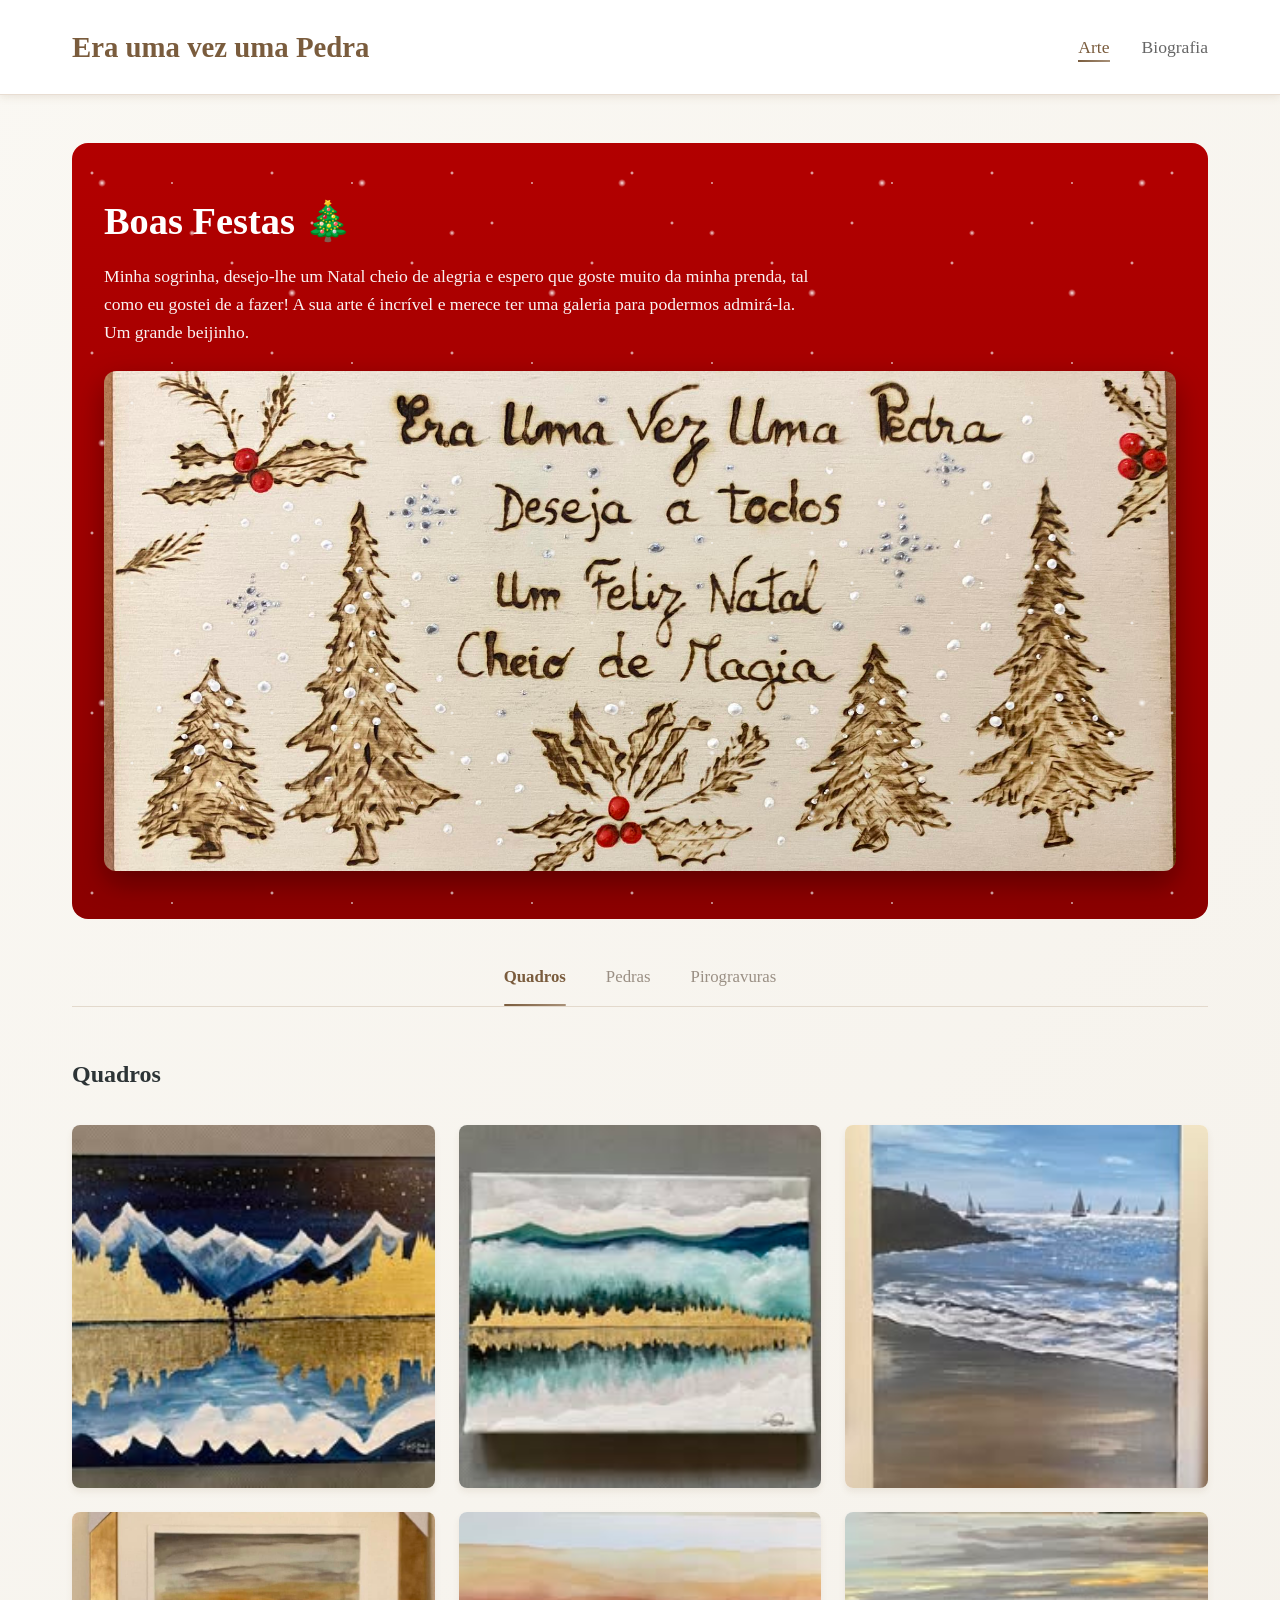
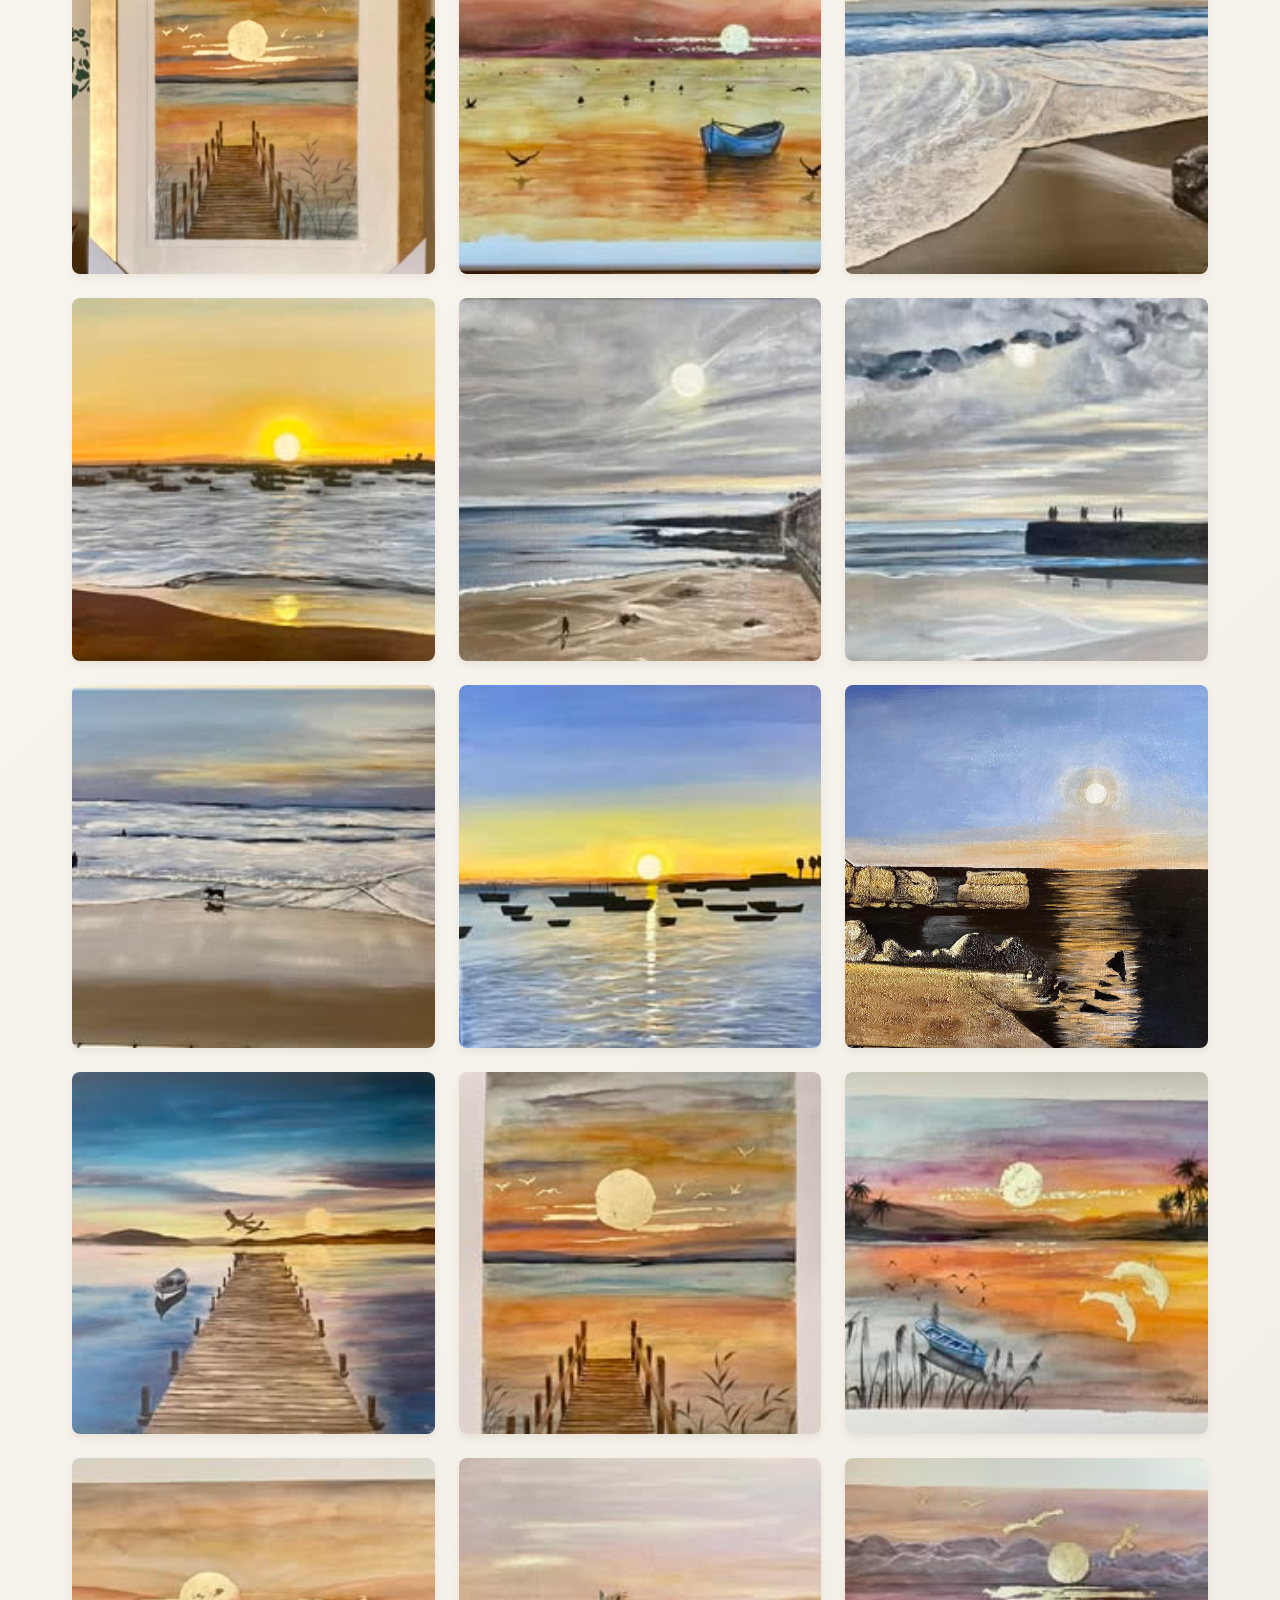
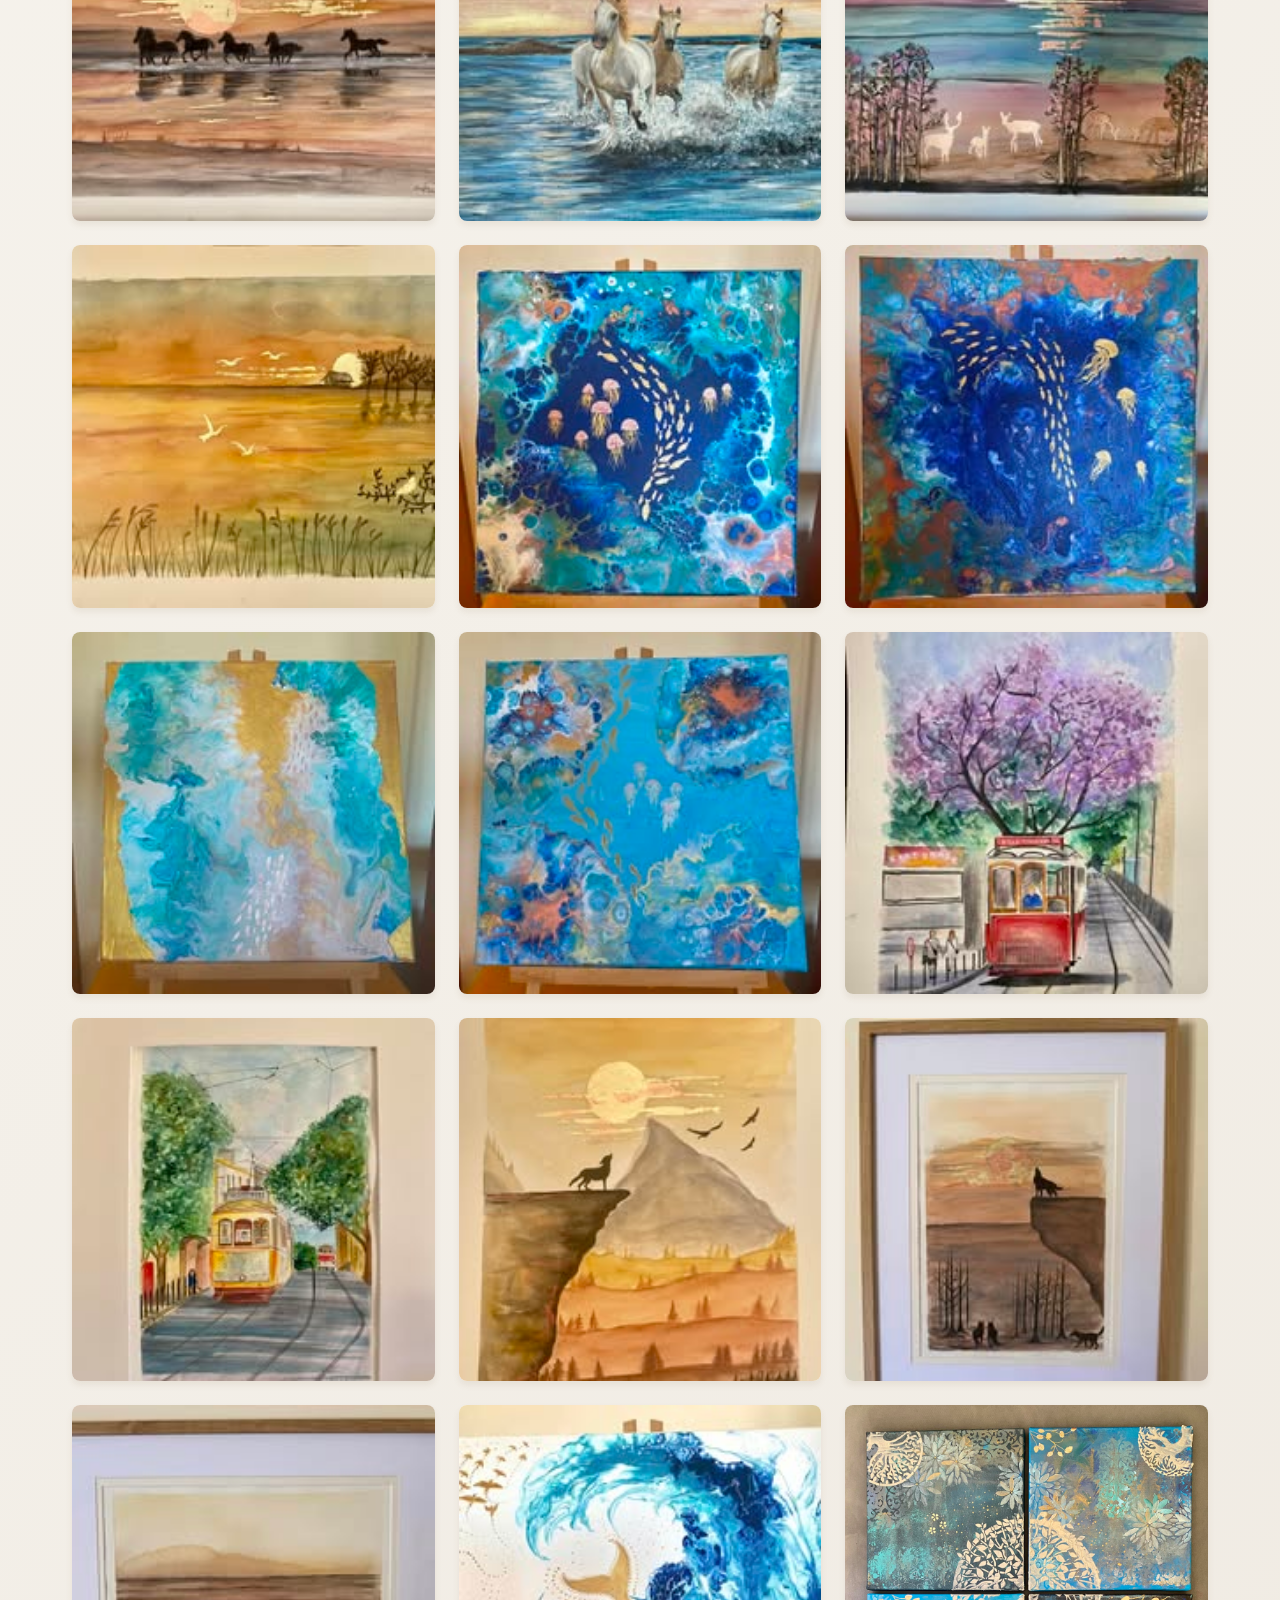
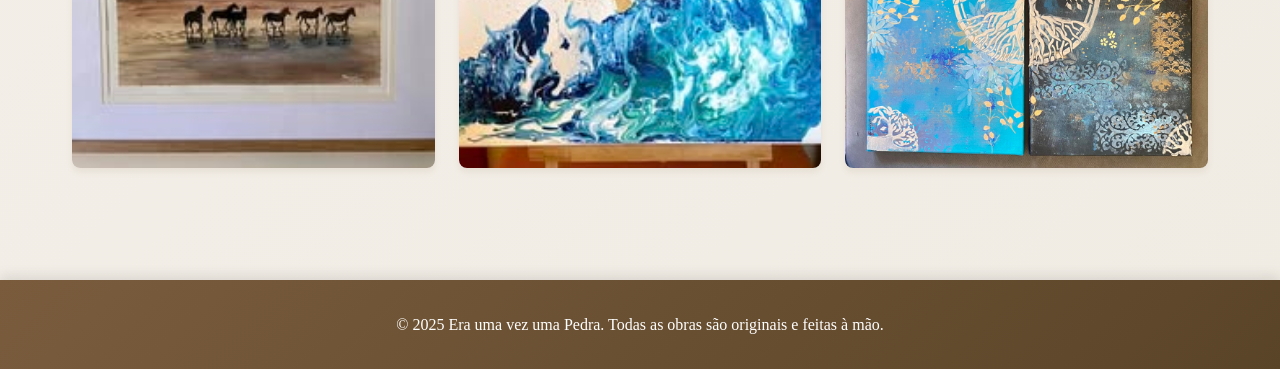
<file: index.html>
<!DOCTYPE html>
<html lang="pt">
<head>
    <meta charset="UTF-8">
    <meta name="viewport" content="width=device-width, initial-scale=1.0">
    <title>Era uma vez uma Pedra</title>
    <link rel="stylesheet" href="css/style.css">
</head>
<body>

<header>
    <nav>
        <a href="#" class="logo">Era uma vez uma Pedra</a>
        <ul class="nav-links">
            <li><a href="#arte" class="active" onclick="showPage('arte')">Arte</a></li>
            <li><a href="biografia/biografia.html">Biografia</a></li>
        </ul>
    </nav>
</header>

<main>

    <!-- Página de Arte -->
    <section id="arte" class="page-section active">

        <!-- DESTAQUE DE NATAL -->
        <section class="destaque-natal">
            <div class="destaque-natal-content">
                <h1>Boas Festas 🎄</h1>
                <p>
                    Minha sogrinha, desejo-lhe um Natal cheio de alegria e espero que goste muito da minha prenda, tal como eu gostei de a fazer! A sua arte é incrível e merece ter uma galeria para podermos admirá-la. Um grande beijinho.
                </p>
            </div>
            <img src="images/Pirogravura/PirogravuraNatal.jpg" alt="Pirogravura de Natal">
        </section>

        <div class="subcategory-nav">
            <button class="subcategory-link active" data-category="quadros">Quadros</button>
            <button class="subcategory-link" data-category="pedras">Pedras</button>
            <button class="subcategory-link" data-category="pirogravura">Pirogravuras</button>
        </div>




        <!-- Quadros -->
        <div id="quadros-category" class="category-section active">
            <h2 class="category-title">Quadros</h2>
            <div class="products-grid">
                <div class="product-card"><img src="images/Quadros/1.1.jpg" alt=""></div>
                <div class="product-card"><img src="images/Quadros/1.2.jpg" alt=""></div>
                <div class="product-card"><img src="images/Quadros/2.1.jpg" alt=""></div>
                <div class="product-card"><img src="images/Quadros/2.10.jpg" alt=""></div>
                <div class="product-card"><img src="images/Quadros/2.11.jpg" alt=""></div>
                <div class="product-card"><img src="images/Quadros/2.12.jpg" alt=""></div>
                <div class="product-card"><img src="images/Quadros/2.13.jpg" alt=""></div>
                <div class="product-card"><img src="images/Quadros/2.14.jpg" alt=""></div>
                <div class="product-card"><img src="images/Quadros/2.15.jpg" alt=""></div>
                <div class="product-card"><img src="images/Quadros/2.16.jpg" alt=""></div>
                <div class="product-card"><img src="images/Quadros/2.17.jpg" alt=""></div>
                <div class="product-card"><img src="images/Quadros/2.18.jpg" alt=""></div>
                <div class="product-card"><img src="images/Quadros/2.2.jpg" alt=""></div>
                <div class="product-card"><img src="images/Quadros/2.3.jpg" alt=""></div>
                <div class="product-card"><img src="images/Quadros/2.4.jpg" alt=""></div>
                <div class="product-card"><img src="images/Quadros/2.5.jpg" alt=""></div>
                <div class="product-card"><img src="images/Quadros/2.6.jpg" alt=""></div>
                <div class="product-card"><img src="images/Quadros/2.7.jpg" alt=""></div>
                <div class="product-card"><img src="images/Quadros/2.9.jpg" alt=""></div>
                <div class="product-card"><img src="images/Quadros/3.1.jpg" alt=""></div>
                <div class="product-card"><img src="images/Quadros/3.2.jpg" alt=""></div>
                <div class="product-card"><img src="images/Quadros/3.3.jpg" alt=""></div>
                <div class="product-card"><img src="images/Quadros/3.4.jpg" alt=""></div>
                <div class="product-card"><img src="images/Quadros/4.1.jpg" alt=""></div>
                <div class="product-card"><img src="images/Quadros/4.2.jpg" alt=""></div>
                <div class="product-card"><img src="images/Quadros/5.1.jpg" alt=""></div>
                <div class="product-card"><img src="images/Quadros/5.2.jpg" alt=""></div>
                <div class="product-card"><img src="images/Quadros/5.3.jpg" alt=""></div>
                <div class="product-card"><img src="images/Quadros/6.1.jpg" alt=""></div>
                <div class="product-card"><img src="images/Quadros/7.1.jpg" alt=""></div>
            </div>
        </div>

        <!-- Pedras -->
        <div id="pedras-category" class="category-section">
            <h2 class="category-title">Pedras</h2>
            <div class="products-grid">
                <div class="product-card"><img src="images/Pedras/0.0.jpg" alt=""></div>
                <div class="product-card"><img src="images/Pedras/0.1.jpg" alt=""></div>
                <div class="product-card"><img src="images/Pedras/1.1.jpg" alt=""></div>
                <div class="product-card"><img src="images/Pedras/1.2.jpg" alt=""></div>
                <div class="product-card"><img src="images/Pedras/2.1.jpg" alt=""></div>
                <div class="product-card"><img src="images/Pedras/2.2.jpg" alt=""></div>
                <div class="product-card"><img src="images/Pedras/2.3.jpg" alt=""></div>
                <div class="product-card"><img src="images/Pedras/3.1.jpg" alt=""></div>
                <div class="product-card"><img src="images/Pedras/4.1.jpg" alt=""></div>
                <div class="product-card"><img src="images/Pedras/5.1.jpg" alt=""></div>
                <div class="product-card"><img src="images/Pedras/6.1.jpg" alt=""></div>
                <div class="product-card"><img src="images/Pedras/6.2.jpg" alt=""></div>
                <div class="product-card"><img src="images/Pedras/7.1.jpg" alt=""></div>
                <div class="product-card"><img src="images/Pedras/7.2.jpg" alt=""></div>
                <div class="product-card"><img src="images/Pedras/7.3.jpg" alt=""></div>
            </div>
        </div>

        <!-- Pirogravura -->
        <div id="pirogravura-category" class="category-section">
            <h2 class="category-title">Pirogravura</h2>
            <div class="products-grid">
                <div class="product-card"><img src="images/Pirogravura/484071389_676852311577637_4775886374935855368_n.jpg" alt=""></div>
                <div class="product-card"><img src="images/Pirogravura/484073227_676862671576601_5379616888725247956_n.jpg" alt=""></div>
                <div class="product-card"><img src="images/Pirogravura/484920526_676980134898188_7305545611324368829_n.jpg" alt=""></div>
                <div class="product-card"><img src="images/Pirogravura/573526948_18062466440409871_7083488981564913402_n.jpg" alt=""></div>
                <div class="product-card"><img src="images/Pirogravura/577036404_862376459691887_4405215428726214142_n.jpg" alt=""></div>
                <div class="product-card"><img src="images/Pirogravura/581521124_18064523501409871_6126204929042341391_n.jpg" alt=""></div>
            </div>
        </div>

    </section>
</main>

<footer>
    <p>&copy; 2025 Era uma vez uma Pedra. Todas as obras são originais e feitas à mão.</p>
</footer>

<script src="scripts/main.js"></script>
</body>
</html>
</file>
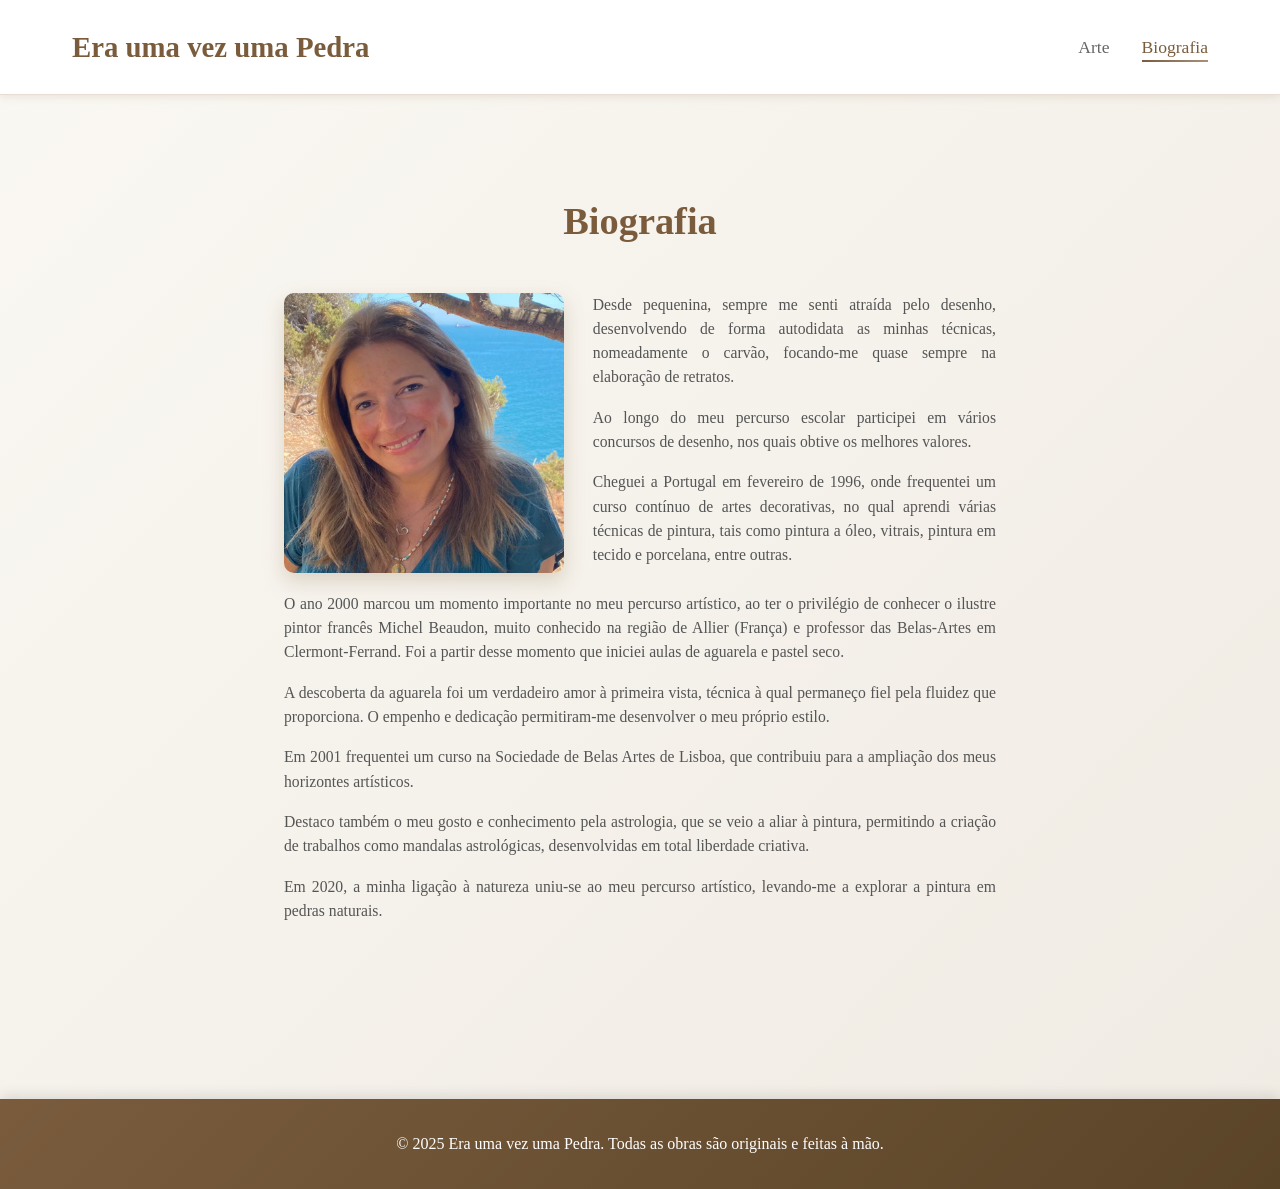
<file: biografia/biografia.html>
<!DOCTYPE html>
<html lang="pt">
<head>
    <meta charset="UTF-8">
    <title>Biografia | Era uma vez uma Pedra</title>
    <meta name="viewport" content="width=device-width, initial-scale=1.0">
    <link rel="stylesheet" href="../css/style.css">
</head>
<body>

<header>
    <nav>
        <a href="../index.html" class="logo">Era uma vez uma Pedra</a>
        <ul class="nav-links">
            <li><a href="../index.html">Arte</a></li>
            <li><a href="biografia.html" class="active">Biografia</a></li>
        </ul>
    </nav>
</header>

<main>

    <section class="bio-page">

    <h1 class="bio-title">Biografia</h1>

    <div class="bio-text-wrap">

        <img src="../images/fotoBio1.jpg"
             alt="Fotografia da artista"
             class="bio-float-image">

        <p>Desde pequenina, sempre me senti atraída pelo desenho, desenvolvendo de forma autodidata as minhas técnicas, nomeadamente o carvão, focando-me quase sempre na elaboração de retratos.</p>

        <p>Ao longo do meu percurso escolar participei em vários concursos de desenho, nos quais obtive os melhores valores.</p>

        <p>Cheguei a Portugal em fevereiro de 1996, onde frequentei um curso contínuo de artes decorativas, no qual aprendi várias técnicas de pintura, tais como pintura a óleo, vitrais, pintura em tecido e porcelana, entre outras.</p>

        <div class="clear-float"></div>

        <p>O ano 2000 marcou um momento importante no meu percurso artístico, ao ter o privilégio de conhecer o ilustre pintor francês Michel Beaudon, muito conhecido na região de Allier (França) e professor das Belas-Artes em Clermont-Ferrand. Foi a partir desse momento que iniciei aulas de aguarela e pastel seco.</p>

        <p>A descoberta da aguarela foi um verdadeiro amor à primeira vista, técnica à qual permaneço fiel pela fluidez que proporciona. O empenho e dedicação permitiram-me desenvolver o meu próprio estilo.</p>

        <p>Em 2001 frequentei um curso na Sociedade de Belas Artes de Lisboa, que contribuiu para a ampliação dos meus horizontes artísticos.</p>

        <p>Destaco também o meu gosto e conhecimento pela astrologia, que se veio a aliar à pintura, permitindo a criação de trabalhos como mandalas astrológicas, desenvolvidas em total liberdade criativa.</p>

        <p>Em 2020, a minha ligação à natureza uniu-se ao meu percurso artístico, levando-me a explorar a pintura em pedras naturais.</p>
    </div>

</section>

</main>

<footer>
    <p>&copy; 2025 Era uma vez uma Pedra. Todas as obras são originais e feitas à mão.</p>
</footer>

</body>
</html>
</file>
<file: css/style.css>
* {
    margin: 0;
    padding: 0;
    box-sizing: border-box;
}

body {
    font-family: 'Georgia', serif;
    line-height: 1.6;
    color: #2d3436;
    background: linear-gradient(135deg, #faf8f3 0%, #f0ebe3 100%);
    min-height: 100vh;
}

header {
    background-color: #fff;
    box-shadow: 0 2px 8px rgba(139, 111, 71, 0.15);
    position: sticky;
    top: 0;
    z-index: 100;
    border-bottom: 1px solid #e8ddd2;
}

nav {
    max-width: 1200px;
    margin: 0 auto;
    padding: 1.5rem 2rem;
    display: flex;
    justify-content: space-between;
    align-items: center;
}

/* DESTAQUE DE NATAL – BLOCO VERMELHO */
.destaque-natal {
    position: relative;
    overflow: hidden;
    padding: 3rem 2rem;
    margin-bottom: 3rem;
    background: linear-gradient(180deg, #b30000, #8c0000);
    border-radius: 16px;
    color: #fff;
}

.destaque-natal-content {
    max-width: 720px;
    margin-bottom: 1.5rem;
}

.destaque-natal h1 {
    font-size: 2.4rem;
    margin-bottom: 0.6rem;
    font-weight: 700;
}

.destaque-natal p {
    font-size: 1.1rem;
    line-height: 1.6;
    opacity: 0.95;
}

/* CONTROLO DA IMAGEM */
.destaque-natal img {
    display: block;
    width: 100%;
    max-height: 500px;
    min-height: 200px;
    object-fit: cover;
    border-radius: 12px;
    box-shadow: 0 12px 30px rgba(0,0,0,0.35);
}

/* NEVE EM TODO O BLOCO */
.destaque-natal::before,
.destaque-natal::after {
    content: "";
    position: absolute;
    inset: 0;
    pointer-events: none;
    background-repeat: repeat;
}

/* Flocos grandes (lentos) */
.destaque-natal::before {
    background-image:
        radial-gradient(4px 4px at 30px 40px, rgba(255,255,255,0.9), transparent),
        radial-gradient(3px 3px at 120px 90px, rgba(255,255,255,0.85), transparent),
        radial-gradient(4px 4px at 220px 150px, rgba(255,255,255,0.9), transparent);
    background-size: 260px 260px;
    animation: neve-lenta 20s linear infinite;
}

/* Flocos pequenos (rápidos) */
.destaque-natal::after {
    background-image:
        radial-gradient(2px 2px at 20px 30px, #fff, transparent),
        radial-gradient(2px 2px at 60px 80px, #fff, transparent),
        radial-gradient(1.5px 1.5px at 100px 40px, #fff, transparent),
        radial-gradient(2px 2px at 160px 120px, #fff, transparent),
        radial-gradient(1.5px 1.5px at 200px 60px, #fff, transparent);
    background-size: 180px 180px;
    animation: neve-rapida 10s linear infinite;
    opacity: 0.95;
}

/* Animações */
@keyframes neve-lenta {
    from { background-position: 0 -300px; }
    to   { background-position: 0 300px; }
}

@keyframes neve-rapida {
    from { background-position: 0 -300px; }
    to   { background-position: 0 300px; }
}

.logo {
    font-size: 1.8rem;
    font-weight: bold;
    color: #7a5c3d;
    text-decoration: none;
    transition: color 0.3s;
}

.logo:hover {
    color: #8b6f47;
}

.nav-links {
    display: flex;
    gap: 2rem;
    list-style: none;
}

.nav-links a {
    text-decoration: none;
    color: #666;
    font-size: 1.1rem;
    transition: color 0.3s;
    cursor: pointer;
    position: relative;
    padding-bottom: 5px;
}

.nav-links a:hover,
.nav-links a.active {
    color: #7a5c3d;
}

.nav-links a.active::after {
    content: '';
    position: absolute;
    bottom: 0;
    left: 0;
    width: 100%;
    height: 2px;
    background: linear-gradient(90deg, #7a5c3d, #a89179);
}

main {
    max-width: 1200px;
    margin: 0 auto;
    padding: 3rem 2rem;
}

/* Seções de páginas */
.page-section {
    display: none;
}

.page-section.active {
    display: block;
}

/* SUB-NAVEGAÇÃO (Quadros / Pedras / Pirogravura) */
.subcategory-nav {
    display: flex;
    justify-content: center;
    gap: 2.5rem;
    margin-bottom: 3rem;
    padding-bottom: 1.2rem;
    border-bottom: 1px solid #e3d9cc;
}

/* Botões */
.subcategory-link {
    background: none;
    border: none;
    font-family: 'Georgia', serif;
    font-size: 1.05rem;
    color: #9a8f84;
    cursor: pointer;
    padding: 0;
    position: relative;
    transition: color 0.3s ease;
}

/* Hover */
.subcategory-link:hover {
    color: #7a5c3d;
}

/* Ativo */
.subcategory-link.active {
    color: #7a5c3d;
    font-weight: 600;
}

/* Linha elegante por baixo do ativo */
.subcategory-link.active::after {
    content: "";
    position: absolute;
    left: 0;
    bottom: -1.2rem;
    width: 100%;
    height: 2px;
    background: linear-gradient(90deg, #7a5c3d, #a89179);
    border-radius: 2px;
}


.hero {
    text-align: center;
    margin-bottom: 3rem;
}

.hero h1 {
    font-size: 2.5rem;
    color: #8b6f47;
    margin-bottom: 1rem;
}

.hero p {
    font-size: 1.2rem;
    color: #666;
}

.category-section {
    display: none;
}

.category-section.active {
    display: block;
}

.products-grid {
    display: grid;
    grid-template-columns: repeat(3, 1fr);
    gap: 1.5rem;
    margin-top: 2rem;
}

.product-card {
    background: white;
    border-radius: 8px;
    overflow: hidden;
    box-shadow: 0 4px 6px rgba(139, 111, 71, 0.1);
    transition: transform 0.3s, box-shadow 0.3s;
    aspect-ratio: 1;
    opacity: 0;
    animation: slideInFromLeft 0.6s ease-out forwards;
}

.product-card:nth-child(1) { animation-delay: 0s; }
.product-card:nth-child(2) { animation-delay: 0.1s; }
.product-card:nth-child(3) { animation-delay: 0.2s; }
.product-card:nth-child(4) { animation-delay: 0.3s; }
.product-card:nth-child(5) { animation-delay: 0.4s; }
.product-card:nth-child(6) { animation-delay: 0.5s; }
.product-card:nth-child(n+7) { animation-delay: 0.6s; opacity: 0; }

/* Animação para itens que aparecem ao scroll */
.product-card.reveal {
    animation: slideInFromBottom 0.8s ease-out forwards !important;
}

.product-card:hover {
    transform: translateY(-8px);
    box-shadow: 0 12px 20px rgba(139, 111, 71, 0.2);
}

.product-card img {
    width: 100%;
    height: 100%;
    object-fit: cover;
    display: block;
}

/* Animações */
@keyframes slideInFromLeft {
    from {
        opacity: 0;
        transform: translateX(-30px);
    }
    to {
        opacity: 1;
        transform: translateX(0);
    }
}

@keyframes slideInFromBottom {
    from {
        opacity: 0;
        transform: translateY(30px);
    }
    to {
        opacity: 1;
        transform: translateY(0);
    }
}

.bio-section {
    display: none;
}

.bio-section.active {
    display: block;
}

.bio-image {
    width: 100%;
    height: 500px;
    background: linear-gradient(135deg, #c9b8a1 0%, #9d8572 100%);
    border-radius: 8px;
    display: flex;
    align-items: center;
    justify-content: center;
    color: white;
    font-size: 4rem;
    box-shadow: 0 8px 20px rgba(139, 111, 71, 0.15);
}

.bio-text {
    background: white;
    padding: 2.5rem;
    border-radius: 8px;
    box-shadow: 0 4px 12px rgba(139, 111, 71, 0.1);
    border-left: 4px solid #8b6f47;
}

.bio-text h2 {
    color: #7a5c3d;
    margin-bottom: 1.5rem;
    font-size: 1.8rem;
}

.bio-text p {
    color: #555;
    margin-bottom: 1.5rem;
    text-align: justify;
    line-height: 1.8;
}

.gallery {
    display: grid;
    grid-template-columns: repeat(3, 1fr);
    gap: 1rem;
    margin-top: 2rem;
}

.gallery-item {
    width: 100%;
    height: 200px;
    background: linear-gradient(135deg, #c9b8a1 0%, #9d8572 100%);
    border-radius: 8px;
    display: flex;
    align-items: center;
    justify-content: center;
    color: white;
    font-size: 2rem;
    box-shadow: 0 4px 10px rgba(139, 111, 71, 0.1);
    transition: transform 0.3s;
}

.gallery-item:hover {
    transform: scale(1.05);
}

footer {
    background: linear-gradient(135deg, #7a5c3d 0%, #5a4428 100%);
    color: white;
    text-align: center;
    padding: 2rem;
    margin-top: 4rem;
    box-shadow: 0 -4px 12px rgba(0,0,0,0.1);
}

/* Botão Flutante */
.floating-btn {
    position: fixed;
    bottom: 2rem;
    right: 2rem;
    width: 60px;
    height: 60px;
    background: linear-gradient(135deg, #8b6f47 0%, #7a5c3d 100%);
    border-radius: 50%;
    display: flex;
    align-items: center;
    justify-content: center;
    font-size: 1.8rem;
    box-shadow: 0 4px 12px rgba(0,0,0,0.2);
    text-decoration: none;
    transition: all 0.3s;
    z-index: 999;
}

.floating-btn:hover {
    background: linear-gradient(135deg, #7a5c3d 0%, #6d5936 100%);
    box-shadow: 0 6px 16px rgba(0,0,0,0.3);
    transform: scale(1.15);
}

@media (max-width: 768px) {
    .nav-links {
        gap: 1rem;
    }

    .subcategory-nav {
        gap: 1.5rem;
        margin-bottom: 2rem;
    }

    .products-grid {
        grid-template-columns: repeat(2, 1fr);
    }

    .floating-btn {
        width: 50px;
        height: 50px;
        font-size: 1.5rem;
        bottom: 1.5rem;
        right: 1.5rem;
    }

    .bio-content {
        grid-template-columns: 1fr;
    }

    .gallery {
        grid-template-columns: repeat(2, 1fr);
    }
}

@media (max-width: 480px) {
    .products-grid {
        grid-template-columns: 1fr;
    }

    .subcategory-nav {
        flex-direction: column;
        gap: 0.5rem;
        align-items: center;
    }

    .subcategory-link.active::after {
        bottom: -0.8rem;
    }

    .nav-links {
        flex-wrap: wrap;
        gap: 0.5rem;
    }

    .nav-links a {
        font-size: 0.9rem;
    }

    .floating-btn {
        width: 45px;
        height: 45px;
        font-size: 1.3rem;
        bottom: 1rem;
        right: 1rem;
    }

    .bio-text {
        padding: 1.5rem;
    }

    .gallery {
        grid-template-columns: 1fr;
    }
}

/* Página de Biografia */

.bio-header {
    text-align: center;
    margin-bottom: 3rem;
}

.bio-header h1 {
    font-size: 2.6rem;
    color: #7a5c3d;
}

.bio-content {
    display: grid;
    grid-template-columns: 1fr 1.2fr;
    gap: 3rem;
    align-items: start;
}

.bio-image img {
    width: 100%;
    height: 520px;
    object-fit: cover;
    border-radius: 12px;
    box-shadow: 0 12px 30px rgba(139,111,71,0.25);
}

.bio-text {
    background: #fff;
    padding: 2.5rem;
    border-radius: 12px;
    box-shadow: 0 6px 20px rgba(139,111,71,0.12);
    border-left: 4px solid #8b6f47;
}

.bio-text p {
    margin-bottom: 1.4rem;
    color: #555;
    line-height: 1.8;
    text-align: justify;
}

/* Bloco imagem + legenda */
.bio-image-block {
    margin-bottom: 2.5rem;
    text-align: center;
}

.bio-image-block img {
    width: 100%;
    max-height: 420px;
    object-fit: cover;
    border-radius: 12px;
    box-shadow: 0 10px 25px rgba(139,111,71,0.25);
    margin-bottom: 1rem;
}

/* Texto por baixo da foto (legenda) */
.bio-caption {
    font-size: 0.95rem;
    color: #7a5c3d;
    line-height: 1.5;
    font-style: italic;
    max-width: 520px;
    margin: 0 auto;
}

/* Responsivo */
@media (max-width: 768px) {
    .bio-content {
        grid-template-columns: 1fr;
    }

    .bio-image img {
        height: 420px;
    }
}

/* Página de Biografia */
.bio-page {
    max-width: 760px;
    margin: 0 auto;
    padding: 3rem 1.5rem;
}

.bio-title {
    text-align: center;
    font-size: 2.4rem;
    color: #7a5c3d;
    margin-bottom: 2.5rem;
}

/* Texto corrido */
.bio-text-wrap {
    font-size: 0.98rem;
    line-height: 1.55;
    color: #555;
    text-align: justify;
}

/* IMAGEM COM TEXTO À VOLTA */
.bio-float-image {
    float: left;                     /* 🔑 isto faz o texto contornar */
    width: 280px;
    max-height: 360px;
    object-fit: cover;
    margin: 0 1.8rem 1.2rem 0;        /* espaço entre imagem e texto */
    border-radius: 10px;
    box-shadow: 0 8px 20px rgba(139,111,71,0.25);
}

/* Espaçamento entre parágrafos */
.bio-text-wrap p {
    margin-bottom: 1rem;
}

/* Mobile: remove o float (importante!) */
@media (max-width: 768px) {

    /* Header mantém layout horizontal */
    nav {
        flex-direction: row;
        align-items: center;
        justify-content: space-between;
        padding: 1rem 1.2rem;
    }

    /* Título mais compacto */
    .logo {
        font-size: 1.35rem; /* ↓ antes era grande demais */
        line-height: 1.2;
        max-width: 60%;
    }

    /* Navegação principal lado a lado */
    .nav-links {
        display: flex;
        flex-direction: row;
        gap: 1rem;
        margin: 0;
    }

    .nav-links a {
        font-size: 0.95rem;
        padding-bottom: 4px;
        white-space: nowrap;
    }

    /* ===== SUB-NAVEGAÇÃO (Quadros | Pedras | Pirogravura) ===== */
    .subcategory-nav {
        flex-direction: row;
        justify-content: center;
        gap: 1.5rem;
        margin-bottom: 2.5rem;
    }

    .subcategory-link {
        font-size: 0.95rem;
        white-space: nowrap;
    }
}

.clear-float {
    clear: both;
}
</file>
